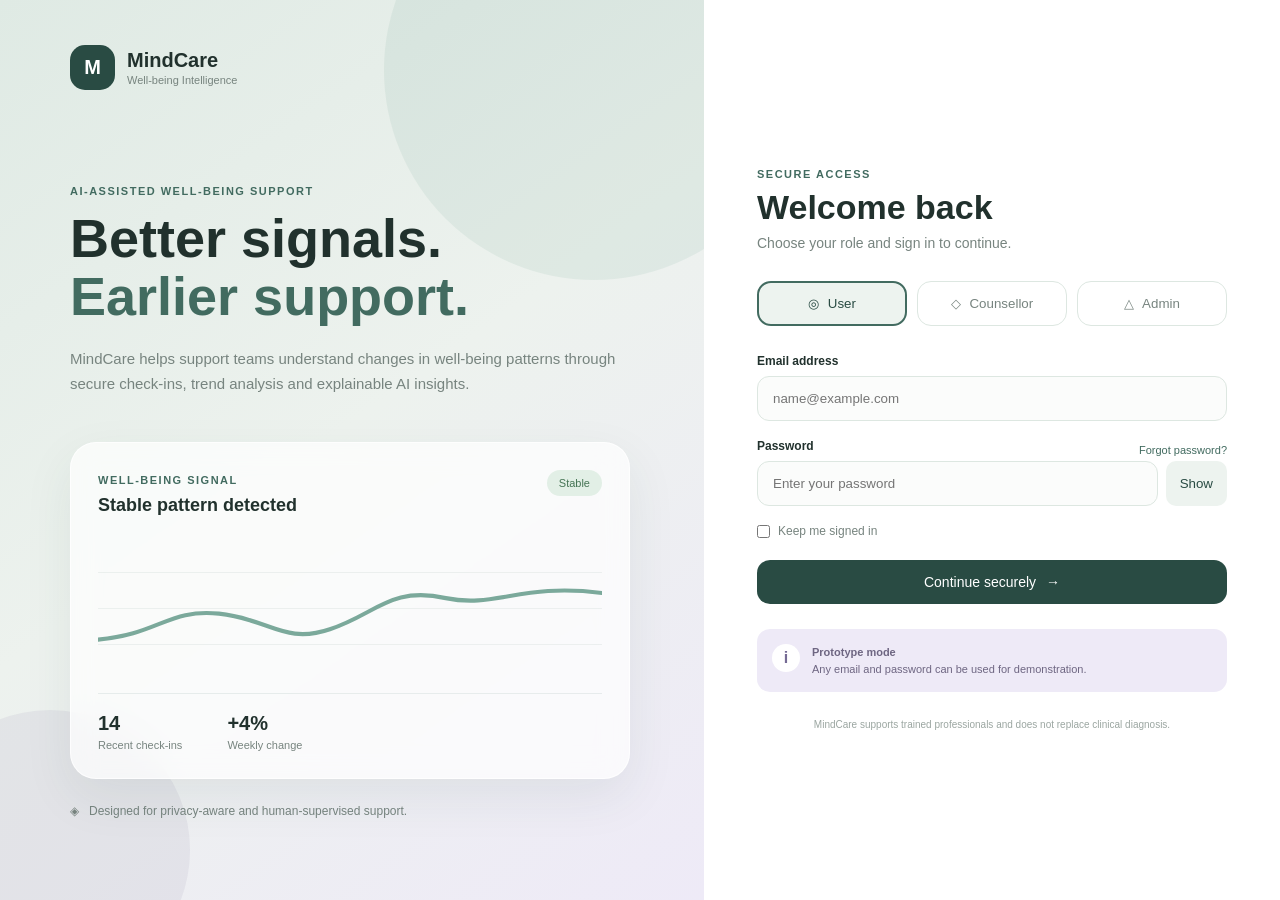
<file: index.html>
<!DOCTYPE html>
<html lang="en">
<head>
  <meta charset="UTF-8">
  <meta name="viewport" content="width=device-width, initial-scale=1.0">
  <title>MindCare - Secure Access</title>

  <link rel="stylesheet" href="style.css">
</head>

<body>

  <div class="page-shell">

    <section class="visual-panel">

      <div class="brand">

        <div class="brand-icon">
          M
        </div>

        <div>
          <h2>MindCare</h2>
          <span>Well-being Intelligence</span>
        </div>

      </div>


      <div class="visual-content">

        <p class="eyebrow">
          AI-ASSISTED WELL-BEING SUPPORT
        </p>

        <h1>
          Better signals.
          <span>Earlier support.</span>
        </h1>

        <p class="description">
          MindCare helps support teams understand changes in
          well-being patterns through secure check-ins,
          trend analysis and explainable AI insights.
        </p>


        <div class="signal-card">

          <div class="signal-heading">

            <div>
              <span class="mini-label">
                WELL-BEING SIGNAL
              </span>

              <h3>Stable pattern detected</h3>
            </div>

            <span class="signal-badge">
              Stable
            </span>

          </div>


          <div class="mini-chart">

            <div class="chart-line line-1"></div>
            <div class="chart-line line-2"></div>
            <div class="chart-line line-3"></div>

            <svg
              viewBox="0 0 500 140"
              preserveAspectRatio="none"
            >

              <path
                d="
                  M0,100
                  C60,95 70,70 120,75
                  C170,80 185,105 230,90
                  C275,76 290,48 345,60
                  C395,70 420,45 500,55
                "
              />

            </svg>

          </div>


          <div class="signal-footer">

            <div>
              <strong>14</strong>
              <span>Recent check-ins</span>
            </div>

            <div>
              <strong>+4%</strong>
              <span>Weekly change</span>
            </div>

          </div>

        </div>


        <div class="privacy-note">
          <span>◈</span>

          <p>
            Designed for privacy-aware and human-supervised support.
          </p>
        </div>

      </div>

    </section>


    <section class="login-panel">

      <div class="login-card">

        <p class="small-label">
          SECURE ACCESS
        </p>

        <h2>
          Welcome back
        </h2>

        <p class="subtitle">
          Choose your role and sign in to continue.
        </p>


        <div class="role-selector">

          <button
            class="role-btn active"
            data-role="user"
          >
            <span>◎</span>
            User
          </button>

          <button
            class="role-btn"
            data-role="counsellor"
          >
            <span>◇</span>
            Counsellor
          </button>

          <button
            class="role-btn"
            data-role="admin"
          >
            <span>△</span>
            Admin
          </button>

        </div>


        <form id="loginForm">

          <div class="input-group">

            <label for="email">
              Email address
            </label>

            <input
              type="email"
              id="email"
              placeholder="name@example.com"
              required
            >

          </div>


          <div class="input-group">

            <div class="password-header">

              <label for="password">
                Password
              </label>

              <a href="#">
                Forgot password?
              </a>

            </div>


            <div class="password-wrapper">

              <input
                type="password"
                id="password"
                placeholder="Enter your password"
                required
              >

              <button
                type="button"
                id="togglePassword"
              >
                Show
              </button>

            </div>

          </div>


          <label class="remember-row">

            <input
              type="checkbox"
              id="remember"
            >

            <span>
              Keep me signed in
            </span>

          </label>


          <button
            type="submit"
            class="login-btn"
          >
            Continue securely
            <span>→</span>
          </button>

          <p id="message"></p>

        </form>


        <div class="demo-box">

          <div class="demo-icon">
            i
          </div>

          <p>
            <strong>Prototype mode</strong><br>
            Any email and password can be used for demonstration.
          </p>

        </div>


        <p class="disclaimer">
          MindCare supports trained professionals and does not replace clinical diagnosis.
        </p>

      </div>

    </section>

  </div>


  <script src="script.js"></script>

</body>
</html>
</file>
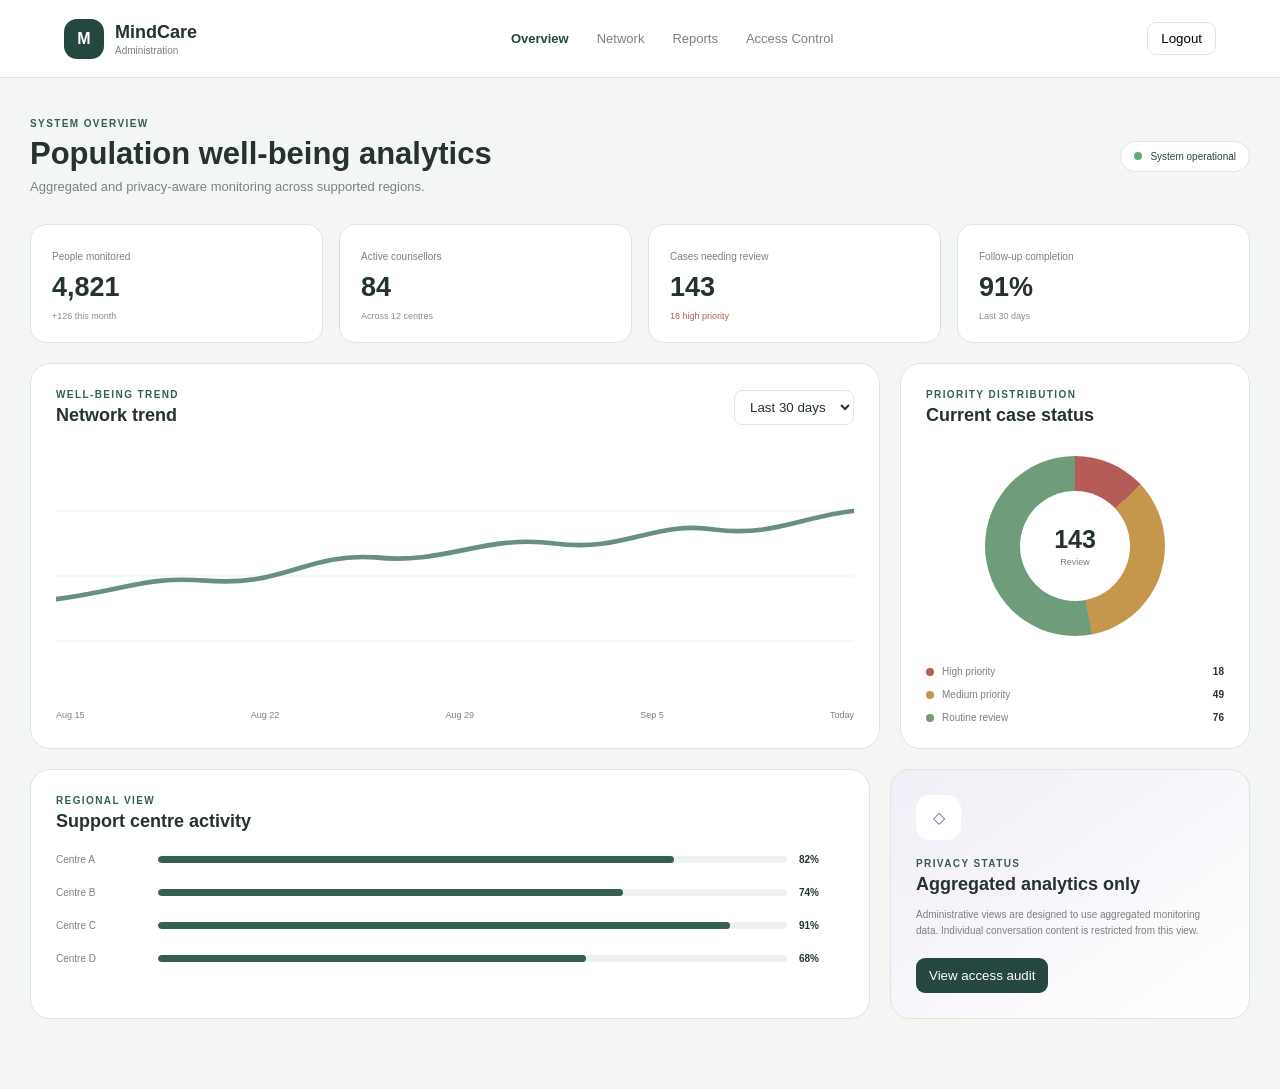
<file: admin.html>
<!DOCTYPE html>
<html lang="en">
<head>

  <meta charset="UTF-8">

  <meta
    name="viewport"
    content="width=device-width, initial-scale=1.0"
  >

  <title>
    MindCare Administration
  </title>

  <link
    rel="stylesheet"
    href="admin.css"
  >

</head>

<body>


  <header class="topbar">

    <div class="brand">

      <div class="brand-icon">
        M
      </div>

      <div>

        <h2>
          MindCare
        </h2>

        <span>
          Administration
        </span>

      </div>

    </div>


    <nav>

      <a href="#" class="active">
        Overview
      </a>

      <a href="#">
        Network
      </a>

      <a href="#">
        Reports
      </a>

      <a href="#">
        Access Control
      </a>

    </nav>


    <button
      onclick="logout()"
      class="logout-btn"
    >
      Logout
    </button>

  </header>


  <main class="container">


    <section class="heading-row">

      <div>

        <p class="eyebrow">
          SYSTEM OVERVIEW
        </p>

        <h1>
          Population well-being analytics
        </h1>

        <p>
          Aggregated and privacy-aware monitoring
          across supported regions.
        </p>

      </div>


      <div class="status-pill">

        <span></span>

        System operational

      </div>

    </section>


    <section class="metrics">

      <div class="metric-card">

        <span>
          People monitored
        </span>

        <strong>
          4,821
        </strong>

        <small>
          +126 this month
        </small>

      </div>


      <div class="metric-card">

        <span>
          Active counsellors
        </span>

        <strong>
          84
        </strong>

        <small>
          Across 12 centres
        </small>

      </div>


      <div class="metric-card">

        <span>
          Cases needing review
        </span>

        <strong>
          143
        </strong>

        <small class="attention">
          18 high priority
        </small>

      </div>


      <div class="metric-card">

        <span>
          Follow-up completion
        </span>

        <strong>
          91%
        </strong>

        <small>
          Last 30 days
        </small>

      </div>

    </section>


    <section class="analytics-grid">


      <div class="large-panel">

        <div class="panel-header">

          <div>

            <p class="small-label">
              WELL-BEING TREND
            </p>

            <h2>
              Network trend
            </h2>

          </div>

          <select>

            <option>
              Last 30 days
            </option>

            <option>
              Last 90 days
            </option>

          </select>

        </div>


        <svg
          class="analytics-chart"
          viewBox="0 0 800 280"
          preserveAspectRatio="none"
        >

          <line
            x1="0"
            y1="70"
            x2="800"
            y2="70"
            class="grid-line"
          />

          <line
            x1="0"
            y1="140"
            x2="800"
            y2="140"
            class="grid-line"
          />

          <line
            x1="0"
            y1="210"
            x2="800"
            y2="210"
            class="grid-line"
          />


          <path
            class="trend-line"
            d="
              M0,165
              C70,155 90,140 150,145
              C230,152 250,115 320,120
              C390,128 430,95 500,105
              C570,115 600,80 660,90
              C720,98 750,75 800,70
            "
          />

        </svg>


        <div class="chart-labels">

          <span>
            Aug 15
          </span>

          <span>
            Aug 22
          </span>

          <span>
            Aug 29
          </span>

          <span>
            Sep 5
          </span>

          <span>
            Today
          </span>

        </div>

      </div>


      <div class="priority-panel">

        <p class="small-label">
          PRIORITY DISTRIBUTION
        </p>

        <h2>
          Current case status
        </h2>


        <div class="donut">

          <div class="donut-center">

            <strong>
              143
            </strong>

            <span>
              Review
            </span>

          </div>

        </div>


        <div class="legend">

          <div>

            <span class="dot high"></span>

            High priority

            <strong>
              18
            </strong>

          </div>


          <div>

            <span class="dot medium"></span>

            Medium priority

            <strong>
              49
            </strong>

          </div>


          <div>

            <span class="dot low"></span>

            Routine review

            <strong>
              76
            </strong>

          </div>

        </div>

      </div>

    </section>


    <section class="bottom-grid">


      <div class="region-panel">

        <div class="panel-header">

          <div>

            <p class="small-label">
              REGIONAL VIEW
            </p>

            <h2>
              Support centre activity
            </h2>

          </div>

        </div>


        <div class="region-row">

          <span>
            Centre A
          </span>

          <div class="progress">

            <div
              style="width:82%"
            ></div>

          </div>

          <strong>
            82%
          </strong>

        </div>


        <div class="region-row">

          <span>
            Centre B
          </span>

          <div class="progress">

            <div
              style="width:74%"
            ></div>

          </div>

          <strong>
            74%
          </strong>

        </div>


        <div class="region-row">

          <span>
            Centre C
          </span>

          <div class="progress">

            <div
              style="width:91%"
            ></div>

          </div>

          <strong>
            91%
          </strong>

        </div>


        <div class="region-row">

          <span>
            Centre D
          </span>

          <div class="progress">

            <div
              style="width:68%"
            ></div>

          </div>

          <strong>
            68%
          </strong>

        </div>

      </div>


      <div class="privacy-panel">

        <div class="privacy-icon">
          ◇
        </div>

        <p class="small-label">
          PRIVACY STATUS
        </p>

        <h2>
          Aggregated analytics only
        </h2>

        <p>
          Administrative views are designed to use
          aggregated monitoring data. Individual
          conversation content is restricted from this view.
        </p>

        <button
          onclick="viewAudit()"
        >
          View access audit
        </button>

      </div>

    </section>


  </main>


  <script src="admin.js"></script>

</body>
</html>
</file>
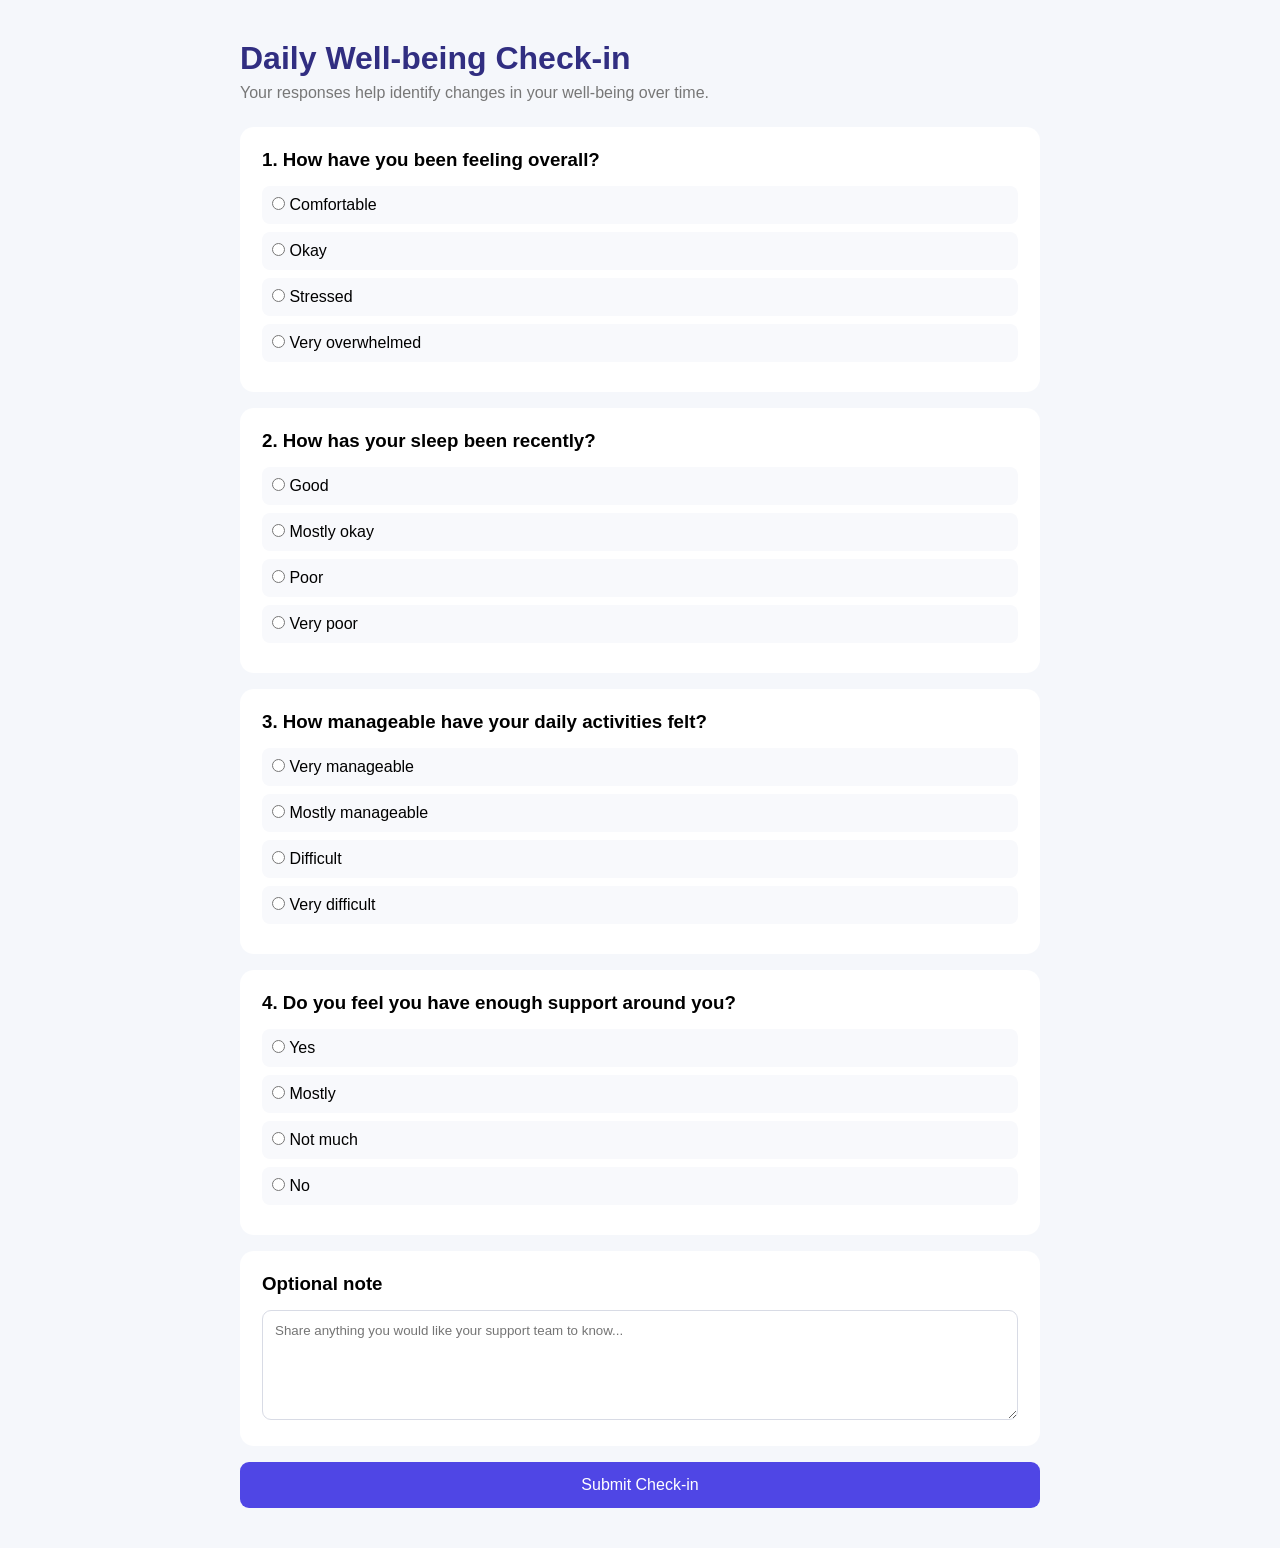
<file: checkin.html>
<!DOCTYPE html>
<html lang="en">
<head>
  <meta charset="UTF-8">
  <meta name="viewport" content="width=device-width, initial-scale=1.0">
  <title>Daily Check-in</title>
  <link rel="stylesheet" href="checkin.css">
</head>
<body>

  <div class="checkin-container">

    <div class="header">
      <h1>Daily Well-being Check-in</h1>
      <p>
        Your responses help identify changes in your well-being over time.
      </p>
    </div>

    <form id="checkinForm">

      <div class="question">

        <h3>1. How have you been feeling overall?</h3>

        <label>
          <input type="radio" name="mood" value="1" required>
          Comfortable
        </label>

        <label>
          <input type="radio" name="mood" value="2">
          Okay
        </label>

        <label>
          <input type="radio" name="mood" value="3">
          Stressed
        </label>

        <label>
          <input type="radio" name="mood" value="4">
          Very overwhelmed
        </label>

      </div>

      <div class="question">

        <h3>2. How has your sleep been recently?</h3>

        <label>
          <input type="radio" name="sleep" value="1" required>
          Good
        </label>

        <label>
          <input type="radio" name="sleep" value="2">
          Mostly okay
        </label>

        <label>
          <input type="radio" name="sleep" value="3">
          Poor
        </label>

        <label>
          <input type="radio" name="sleep" value="4">
          Very poor
        </label>

      </div>

      <div class="question">

        <h3>3. How manageable have your daily activities felt?</h3>

        <label>
          <input type="radio" name="activities" value="1" required>
          Very manageable
        </label>

        <label>
          <input type="radio" name="activities" value="2">
          Mostly manageable
        </label>

        <label>
          <input type="radio" name="activities" value="3">
          Difficult
        </label>

        <label>
          <input type="radio" name="activities" value="4">
          Very difficult
        </label>

      </div>

      <div class="question">

        <h3>4. Do you feel you have enough support around you?</h3>

        <label>
          <input type="radio" name="support" value="1" required>
          Yes
        </label>

        <label>
          <input type="radio" name="support" value="2">
          Mostly
        </label>

        <label>
          <input type="radio" name="support" value="3">
          Not much
        </label>

        <label>
          <input type="radio" name="support" value="4">
          No
        </label>

      </div>

      <div class="question">

        <h3>Optional note</h3>

        <textarea
          id="journal"
          placeholder="Share anything you would like your support team to know..."
        ></textarea>

      </div>

      <button type="submit" class="submit-btn">
        Submit Check-in
      </button>

    </form>

    <div id="resultBox" class="result-box hidden">

      <h2>Check-in Submitted ✓</h2>

      <div id="score"></div>

      <p id="riskLevel"></p>

      <div class="explanation">

        <h3>Why this result?</h3>

        <p id="explanationText"></p>

      </div>

      <button onclick="goDashboard()">
        Back to Dashboard
      </button>

    </div>

  </div>

  <script src="checkin.js"></script>
</body>
</html>
</file>
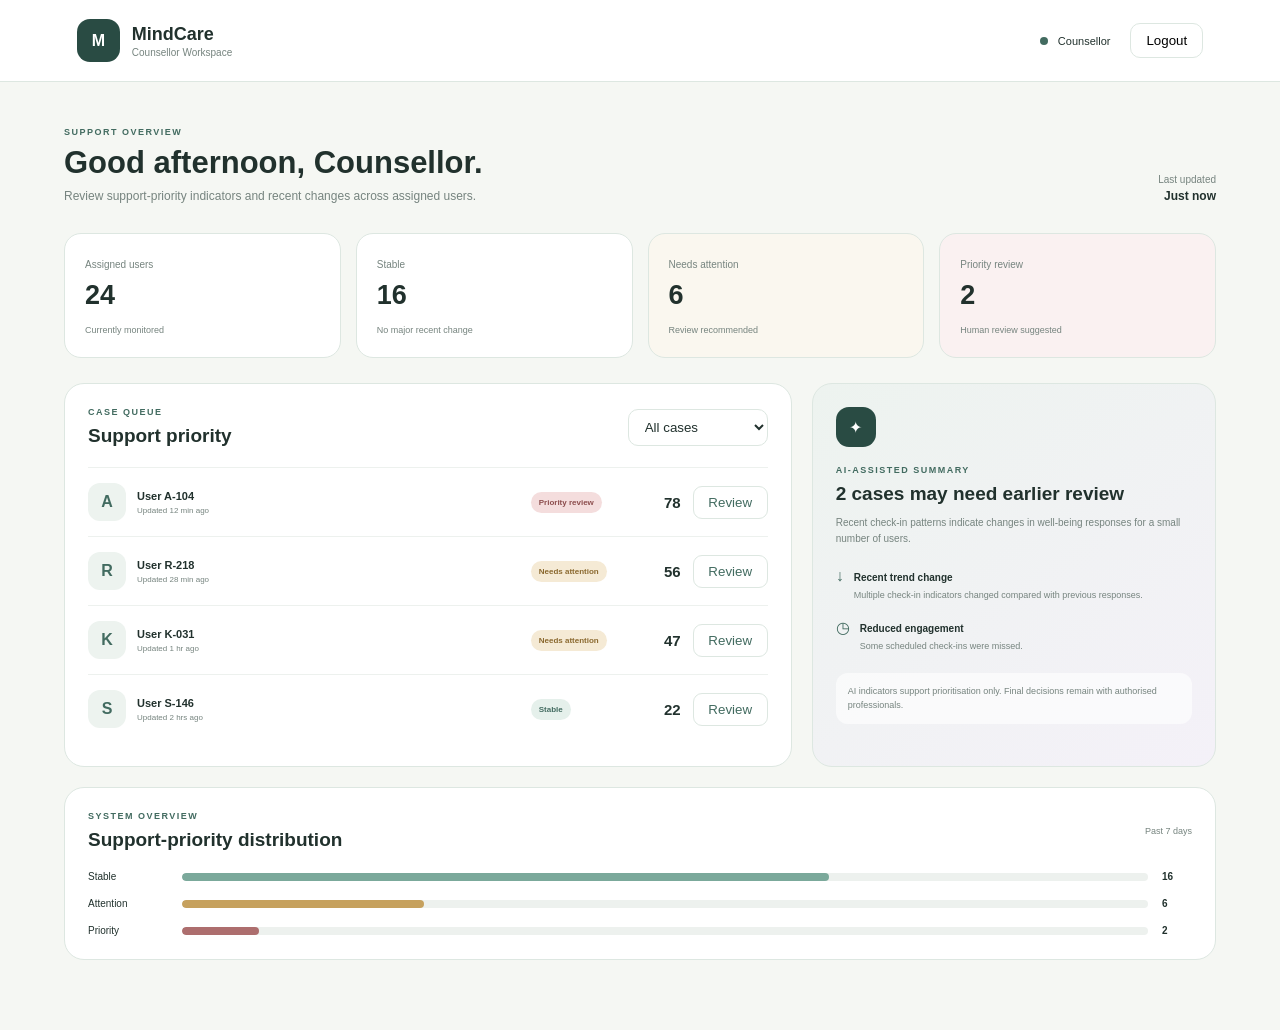
<file: counsellor.html>
<!DOCTYPE html>
<html lang="en">
<head>
  <meta charset="UTF-8">
  <meta name="viewport" content="width=device-width, initial-scale=1.0">

  <title>MindCare | Counsellor</title>

  <link rel="stylesheet" href="counsellor.css">
</head>

<body>

<header class="topbar">

  <div class="brand">
    <div class="brand-logo">M</div>

    <div>
      <h2>MindCare</h2>
      <p>Counsellor Workspace</p>
    </div>
  </div>

  <div class="header-right">

    <div class="status">
      <span></span>
      Counsellor
    </div>

    <button onclick="logout()">Logout</button>

  </div>

</header>


<main class="container">

  <!-- INTRO -->

  <section class="welcome">

    <div>
      <p class="eyebrow">SUPPORT OVERVIEW</p>

      <h1>Good afternoon, Counsellor.</h1>

      <p>
        Review support-priority indicators and recent
        changes across assigned users.
      </p>
    </div>

    <div class="updated">
      Last updated
      <strong>Just now</strong>
    </div>

  </section>


  <!-- STATS -->

  <section class="stats">

    <div class="stat-card">
      <span>Assigned users</span>
      <strong>24</strong>
      <small>Currently monitored</small>
    </div>

    <div class="stat-card">
      <span>Stable</span>
      <strong>16</strong>
      <small>No major recent change</small>
    </div>

    <div class="stat-card attention">
      <span>Needs attention</span>
      <strong>6</strong>
      <small>Review recommended</small>
    </div>

    <div class="stat-card priority">
      <span>Priority review</span>
      <strong>2</strong>
      <small>Human review suggested</small>
    </div>

  </section>


  <!-- MAIN GRID -->

  <section class="dashboard-grid">

    <!-- CASE QUEUE -->

    <div class="panel case-panel">

      <div class="panel-header">

        <div>
          <p class="eyebrow">CASE QUEUE</p>
          <h2>Support priority</h2>
        </div>

        <select id="priorityFilter">
          <option value="all">All cases</option>
          <option value="priority">Priority</option>
          <option value="attention">Needs attention</option>
          <option value="stable">Stable</option>
        </select>

      </div>


      <div class="case-list" id="caseList">

        <div class="case-item" data-level="priority">

          <div class="person">
            <div class="avatar">A</div>

            <div>
              <strong>User A-104</strong>
              <span>Updated 12 min ago</span>
            </div>
          </div>

          <div class="case-info">
            <span class="badge priority-badge">
              Priority review
            </span>

            <strong>78</strong>
          </div>

          <button onclick="openCase('A-104', 78, 'Priority Review')">
            Review
          </button>

        </div>


        <div class="case-item" data-level="attention">

          <div class="person">
            <div class="avatar">R</div>

            <div>
              <strong>User R-218</strong>
              <span>Updated 28 min ago</span>
            </div>
          </div>

          <div class="case-info">
            <span class="badge attention-badge">
              Needs attention
            </span>

            <strong>56</strong>
          </div>

          <button onclick="openCase('R-218', 56, 'Needs Attention')">
            Review
          </button>

        </div>


        <div class="case-item" data-level="attention">

          <div class="person">
            <div class="avatar">K</div>

            <div>
              <strong>User K-031</strong>
              <span>Updated 1 hr ago</span>
            </div>
          </div>

          <div class="case-info">
            <span class="badge attention-badge">
              Needs attention
            </span>

            <strong>47</strong>
          </div>

          <button onclick="openCase('K-031', 47, 'Needs Attention')">
            Review
          </button>

        </div>


        <div class="case-item" data-level="stable">

          <div class="person">
            <div class="avatar">S</div>

            <div>
              <strong>User S-146</strong>
              <span>Updated 2 hrs ago</span>
            </div>
          </div>

          <div class="case-info">
            <span class="badge stable-badge">
              Stable
            </span>

            <strong>22</strong>
          </div>

          <button onclick="openCase('S-146', 22, 'Stable')">
            Review
          </button>

        </div>

      </div>

    </div>


    <!-- AI SUMMARY -->

    <aside class="panel ai-panel">

      <div class="ai-icon">✦</div>

      <p class="eyebrow">AI-ASSISTED SUMMARY</p>

      <h2>2 cases may need earlier review</h2>

      <p>
        Recent check-in patterns indicate changes in
        well-being responses for a small number of users.
      </p>

      <div class="signal">
        <span>↓</span>

        <div>
          <strong>Recent trend change</strong>
          <p>
            Multiple check-in indicators changed
            compared with previous responses.
          </p>
        </div>
      </div>

      <div class="signal">
        <span>◷</span>

        <div>
          <strong>Reduced engagement</strong>
          <p>
            Some scheduled check-ins were missed.
          </p>
        </div>
      </div>

      <div class="human-note">
        AI indicators support prioritisation only.
        Final decisions remain with authorised professionals.
      </div>

    </aside>

  </section>


  <!-- TREND -->

  <section class="panel trend-panel">

    <div class="panel-header">

      <div>
        <p class="eyebrow">SYSTEM OVERVIEW</p>
        <h2>Support-priority distribution</h2>
      </div>

      <span class="period">Past 7 days</span>

    </div>


    <div class="bars">

      <div class="bar-row">

        <span>Stable</span>

        <div class="bar-track">
          <div class="bar stable-bar" style="width:67%"></div>
        </div>

        <strong>16</strong>

      </div>


      <div class="bar-row">

        <span>Attention</span>

        <div class="bar-track">
          <div class="bar attention-bar" style="width:25%"></div>
        </div>

        <strong>6</strong>

      </div>


      <div class="bar-row">

        <span>Priority</span>

        <div class="bar-track">
          <div class="bar priority-bar" style="width:8%"></div>
        </div>

        <strong>2</strong>

      </div>

    </div>

  </section>

</main>


<!-- CASE MODAL -->

<div class="modal" id="caseModal">

  <div class="modal-box">

    <button class="close" onclick="closeCase()">×</button>

    <p class="eyebrow">CASE REVIEW</p>

    <h2 id="modalUser">User</h2>

    <div class="risk-box">

      <div>
        <span>Support indicator</span>
        <strong id="modalScore">--</strong>
      </div>

      <span class="modal-badge" id="modalStatus">
        --
      </span>

    </div>

    <h3>Explainable indicators</h3>

    <ul>
      <li>Recent self-reported well-being responses</li>
      <li>Changes compared with previous check-ins</li>
      <li>Check-in consistency and engagement pattern</li>
    </ul>

    <div class="action-box">

      <strong>Suggested next step</strong>

      <p>
        Review the case context and determine whether
        follow-up support is appropriate.
      </p>

    </div>

    <button class="primary-btn" onclick="markReviewed()">
      Mark as reviewed
    </button>

  </div>

</div>


<script src="counsellor.js"></script>

</body>
</html>
</file>
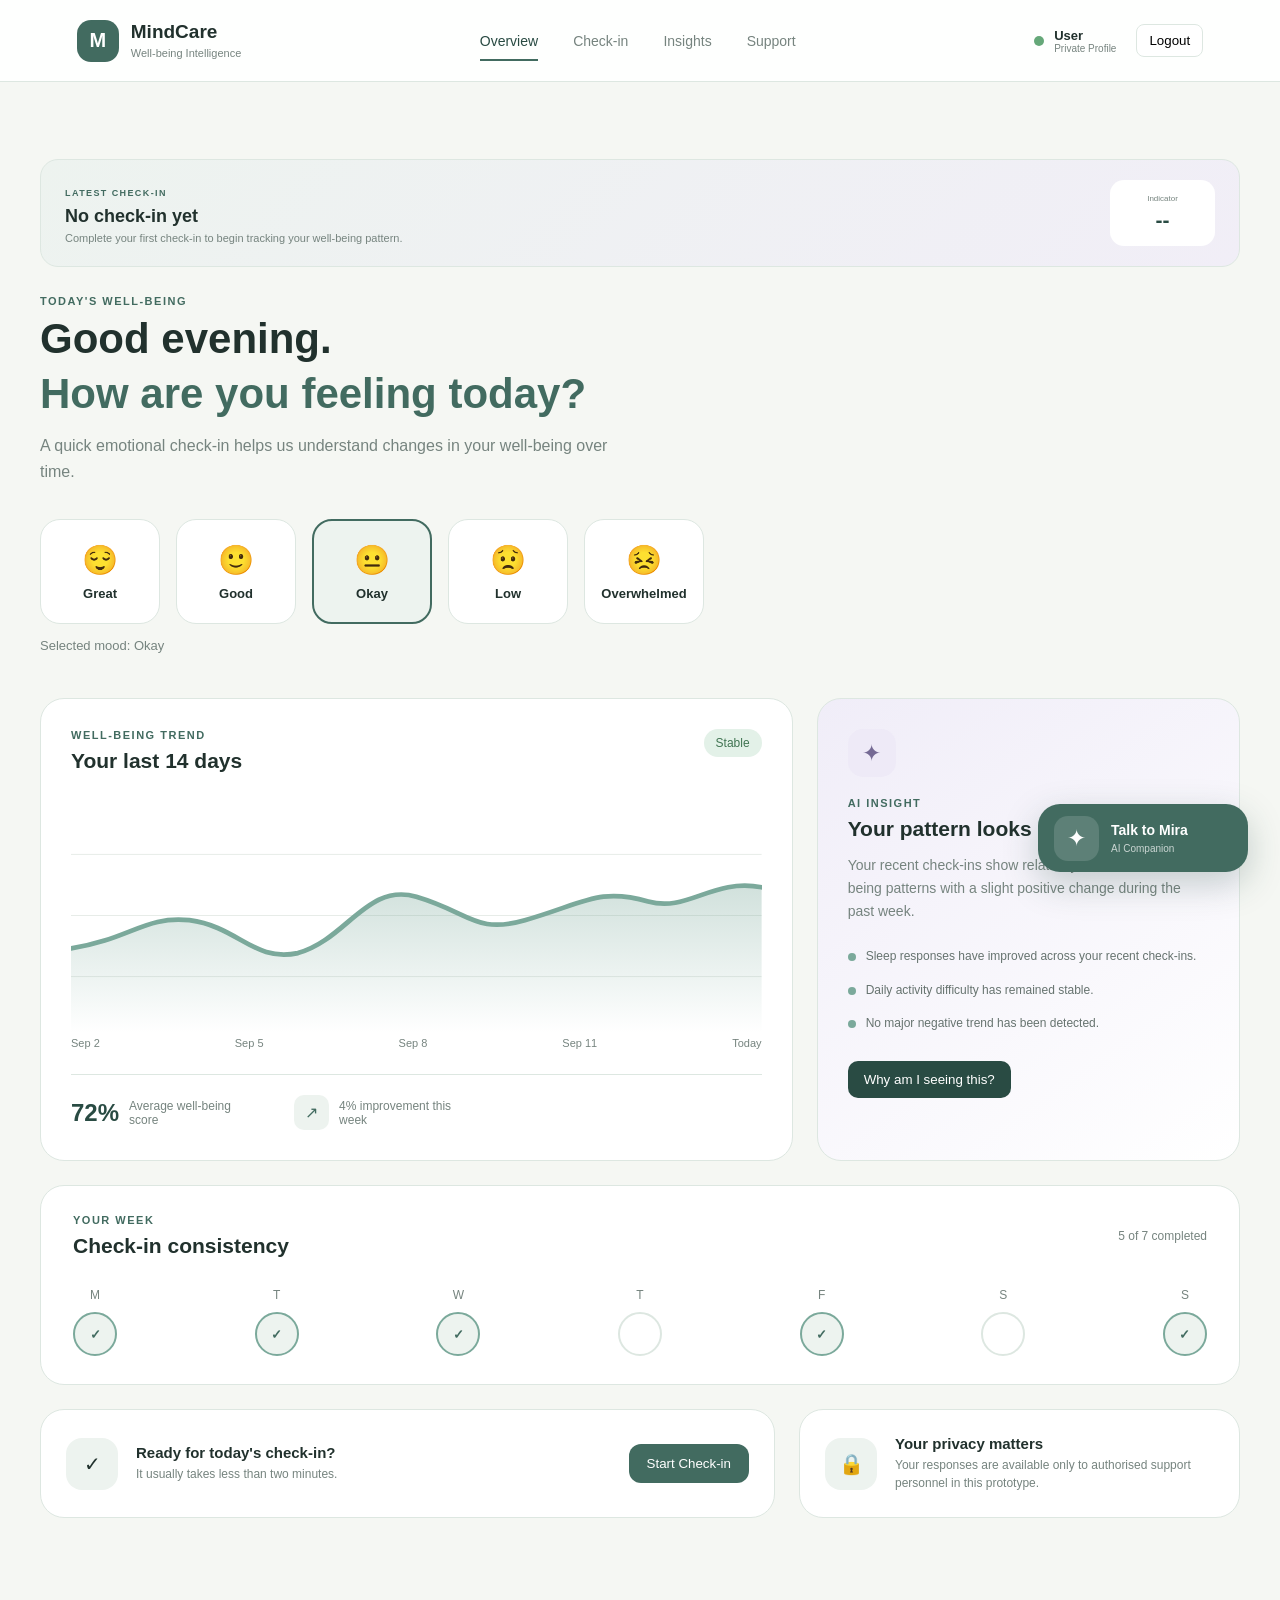
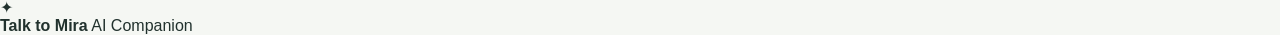
<file: dashboard.html>
<!DOCTYPE html>
<html lang="en">
<head>
  <meta charset="UTF-8">
  <meta name="viewport" content="width=device-width, initial-scale=1.0">
  <title>MindCare Dashboard</title>
  <link rel="stylesheet" href="dashboard.css">
</head>

<body>

  <header class="topbar">

    <div class="brand">
      <div class="brand-icon">M</div>

      <div>
        <h2>MindCare</h2>
        <span>Well-being Intelligence</span>
      </div>
    </div>

    <nav>
      <a href="#" class="active">Overview</a>
      <a href="checkin.html">Check-in</a>
      <a href="#">Insights</a>
      <a href="#">Support</a>
    </nav>

    <div class="profile-area">
      <div class="status-dot"></div>

      <div class="profile-text">
        <strong>User</strong>
        <span>Private Profile</span>
      </div>

      <button onclick="logout()">Logout</button>
    </div>

  </header>


  <main class="page-container">

    <section class="hero-section">
      <div class="live-checkin-card">

  <div>

    <span class="live-label">
      LATEST CHECK-IN
    </span>

    <h3 id="latestStatus">
      No check-in yet
    </h3>

    <p id="dynamicInsight">
      Complete your first check-in to begin tracking your well-being pattern.
    </p>

  </div>


  <div class="live-score">

    <span>
      Indicator
    </span>

    <strong id="latestScore">
      --
    </strong>

  </div>

</div>

      <div class="hero-text">

        <p class="eyebrow">TODAY'S WELL-BEING</p>

        <h1>
          Good evening.
          <span>How are you feeling today?</span>
        </h1>

        <p class="hero-description">
          A quick emotional check-in helps us understand changes
          in your well-being over time.
        </p>

      </div>


      <div class="mood-selector">

        <button class="mood-btn" data-mood="Great">
          <span class="emoji">😌</span>
          <span>Great</span>
        </button>

        <button class="mood-btn" data-mood="Good">
          <span class="emoji">🙂</span>
          <span>Good</span>
        </button>

        <button class="mood-btn active" data-mood="Okay">
          <span class="emoji">😐</span>
          <span>Okay</span>
        </button>

        <button class="mood-btn" data-mood="Low">
          <span class="emoji">😟</span>
          <span>Low</span>
        </button>

        <button class="mood-btn" data-mood="Overwhelmed">
          <span class="emoji">😣</span>
          <span>Overwhelmed</span>
        </button>

      </div>

      <p id="moodMessage">
        Selected mood: Okay
      </p>

    </section>


    <section class="main-grid">

      <div class="trend-card">

        <div class="card-heading">

          <div>
            <p class="small-label">WELL-BEING TREND</p>
            <h2>Your last 14 days</h2>
          </div>

          <span class="stable-tag">Stable</span>

        </div>


        <div class="chart-wrapper">

          <svg
            class="trend-chart"
            viewBox="0 0 700 250"
            preserveAspectRatio="none"
          >

            <defs>
              <linearGradient
                id="areaGradient"
                x1="0"
                y1="0"
                x2="0"
                y2="1"
              >
                <stop
                  offset="0%"
                  stop-color="#7ba99b"
                  stop-opacity="0.35"
                />

                <stop
                  offset="100%"
                  stop-color="#7ba99b"
                  stop-opacity="0"
                />
              </linearGradient>
            </defs>


            <line
              x1="0"
              y1="60"
              x2="700"
              y2="60"
              class="grid-line"
            />

            <line
              x1="0"
              y1="125"
              x2="700"
              y2="125"
              class="grid-line"
            />

            <line
              x1="0"
              y1="190"
              x2="700"
              y2="190"
              class="grid-line"
            />


            <path
              class="area"
              d="
                M0,160
                C60,150 75,125 120,130
                C170,137 185,175 230,165
                C280,150 300,90 350,105
                C405,122 410,145 460,130
                C520,112 535,95 585,110
                C625,122 650,85 700,95
                L700,250
                L0,250 Z
              "
            />


            <path
              class="trend-line"
              d="
                M0,160
                C60,150 75,125 120,130
                C170,137 185,175 230,165
                C280,150 300,90 350,105
                C405,122 410,145 460,130
                C520,112 535,95 585,110
                C625,122 650,85 700,95
              "
            />

          </svg>


          <div class="chart-labels">
            <span>Sep 2</span>
            <span>Sep 5</span>
            <span>Sep 8</span>
            <span>Sep 11</span>
            <span>Today</span>
          </div>

        </div>


        <div class="trend-footer">

          <div>
            <span class="trend-number">72%</span>
            <p>Average well-being score</p>
          </div>

          <div>
            <span class="trend-arrow">↗</span>
            <p>4% improvement this week</p>
          </div>

        </div>

      </div>


      <div class="ai-card">

        <div class="ai-icon">✦</div>

        <p class="small-label">AI INSIGHT</p>

        <h2>Your pattern looks stable</h2>

        <p class="ai-text">
          Your recent check-ins show relatively consistent
          well-being patterns with a slight positive change
          during the past week.
        </p>

        <div class="insight-list">

          <div>
            <span class="insight-dot"></span>

            <p>
              Sleep responses have improved across your recent check-ins.
            </p>
          </div>

          <div>
            <span class="insight-dot"></span>

            <p>
              Daily activity difficulty has remained stable.
            </p>
          </div>

          <div>
            <span class="insight-dot"></span>

            <p>
              No major negative trend has been detected.
            </p>
          </div>

        </div>

        <button
          class="why-btn"
          onclick="showExplanation()"
        >
          Why am I seeing this?
        </button>

      </div>

    </section>


    <section class="week-card">

      <div class="week-heading">

        <div>
          <p class="small-label">YOUR WEEK</p>
          <h2>Check-in consistency</h2>
        </div>

        <span>5 of 7 completed</span>

      </div>


      <div class="week-days">

        <div class="day complete">
          <span>M</span>
          <div class="day-circle">✓</div>
        </div>

        <div class="day complete">
          <span>T</span>
          <div class="day-circle">✓</div>
        </div>

        <div class="day complete">
          <span>W</span>
          <div class="day-circle">✓</div>
        </div>

        <div class="day">
          <span>T</span>
          <div class="day-circle"></div>
        </div>

        <div class="day complete">
          <span>F</span>
          <div class="day-circle">✓</div>
        </div>

        <div class="day">
          <span>S</span>
          <div class="day-circle"></div>
        </div>

        <div class="day complete">
          <span>S</span>
          <div class="day-circle">✓</div>
        </div>

      </div>

    </section>


    <section class="bottom-grid">

      <div class="action-card">

        <div class="action-icon">
          ✓
        </div>

        <div>
          <h3>Ready for today's check-in?</h3>

          <p>
            It usually takes less than two minutes.
          </p>
        </div>

        <button onclick="startCheckin()">
          Start Check-in
        </button>

      </div>


      <div class="privacy-card">

        <div class="privacy-icon">
          🔒
        </div>

        <div>

          <h3>Your privacy matters</h3>

          <p>
            Your responses are available only to authorised
            support personnel in this prototype.
          </p>

        </div>

      </div>

    </section>

  </main>
  <!-- ========================= -->
<!-- MIRA AI COMPANION -->
<!-- ========================= -->

<button
  class="mira-fab"
  id="miraFab"
  type="button"
  onclick="toggleMiraChat()"
>
  <span class="mira-fab-icon">✦</span>

  <span>
    <strong>Talk to Mira</strong>
    <small>AI Companion</small>
  </span>
</button>
  <span class="mira-spark">✦</span>

  <div>
    <strong>Talk to Mira</strong>
    <span>AI Companion</span>
  </div>
</button>


<div
  class="mira-chat"
  id="miraChat"
>

  <div class="mira-header">

    <div class="mira-profile">

      <div class="mira-avatar">
        ✦
      </div>

      <div>

        <div class="mira-name-row">
          <h3>Mira</h3>
          <span>AI</span>
        </div>

        <p>
          Your support companion
        </p>

      </div>

    </div>


    <button
      class="mira-close"
      onclick="toggleMiraChat()"
    >
      ×
    </button>

  </div>


  <div class="mira-safety-note">

    <span>◇</span>

    Mira can listen and offer general support,
    but she isn't a therapist or a replacement
    for professional care.

  </div>


  <div
    class="mira-messages"
    id="miraMessages"
  >

    <div class="message-row bot-row">

      <div class="mini-mira-avatar">
        ✦
      </div>

      <div class="message bot-message">

        <p>
          Hey 👋 I'm Mira.
        </p>

        <p>
          How has your day been?
        </p>

        <span class="message-time">
          Just now
        </span>

      </div>

    </div>

  </div>


  <div
    class="quick-replies"
    id="quickReplies"
  >

    <button
      onclick="quickReply('I had a good day')"
    >
      Pretty good
    </button>

    <button
      onclick="quickReply('Today was stressful')"
    >
      Stressful day
    </button>

    <button
      onclick="quickReply('I just want to talk')"
    >
      Just want to talk
    </button>

  </div>


  <div class="typing-area">

    <textarea
      id="miraInput"
      placeholder="Talk to Mira..."
      rows="1"
    ></textarea>

    <button
      class="send-btn"
      onclick="sendMiraMessage()"
    >
      ➜
    </button>

  </div>


  <div class="mira-footer">
    AI-generated support • Human help remains available
  </div>

</div>


  <div
    id="explanationModal"
    class="modal"
  >

    <div class="modal-content">

      <button
        class="close-modal"
        onclick="closeExplanation()"
      >
        ×
      </button>

      <p class="small-label">
        EXPLAINABLE AI
      </p>

      <h2>Why this insight was generated</h2>

      <p>
        MindCare combines recent questionnaire responses,
        check-in consistency and changes across previous
        well-being scores.
      </p>

      <div class="modal-reason">
        ✓ Sleep trend improved
      </div>

      <div class="modal-reason">
        ✓ Mood responses remained consistent
      </div>

      <div class="modal-reason">
        ✓ No major decline detected
      </div>

      <p class="disclaimer">
        This indicator supports human review and is not a medical diagnosis.
      </p>

    </div>

  </div>


  <script src="dashboard.js"></script>
</body>
</html>
<script src="dashboard.js"></script>
</file>
<file: style.css>
* {
  margin: 0;
  padding: 0;
  box-sizing: border-box;

  font-family:
    Inter,
    Arial,
    sans-serif;
}


:root {

  --bg: #f5f7f3;

  --surface: #ffffff;

  --surface-soft: #edf3ef;

  --primary: #426b60;

  --primary-dark: #294b43;

  --primary-light: #7ba99b;

  --lavender: #eeeaf7;

  --lavender-dark: #756a94;

  --text: #21312d;

  --muted: #77847f;

  --border: #dde7e1;

}


body {
  min-height: 100vh;

  background: var(--bg);

  color: var(--text);
}


.page-shell {

  min-height: 100vh;

  display: grid;

  grid-template-columns:
    1.1fr
    0.9fr;

}


/* ========================== */
/* LEFT VISUAL PANEL */
/* ========================== */

.visual-panel {

  position: relative;

  padding:
    45px
    70px;

  background:
    linear-gradient(
      145deg,
      #dfeae4 0%,
      #edf2ee 48%,
      #eeeaf7 100%
    );

  overflow: hidden;

}


.visual-panel::before {

  content: "";

  position: absolute;

  width: 420px;
  height: 420px;

  border-radius: 50%;

  background:
    rgba(123,169,155,0.13);

  top: -140px;
  right: -100px;

}


.visual-panel::after {

  content: "";

  position: absolute;

  width: 280px;
  height: 280px;

  border-radius: 50%;

  background:
    rgba(117,106,148,0.09);

  bottom: -90px;
  left: -90px;

}


.brand {

  position: relative;

  z-index: 2;

  display: flex;

  align-items: center;

  gap: 12px;

}


.brand-icon {

  width: 45px;
  height: 45px;

  border-radius: 15px;

  display: flex;

  align-items: center;

  justify-content: center;

  background: var(--primary-dark);

  color: white;

  font-size: 20px;

  font-weight: 700;

}


.brand h2 {

  font-size: 20px;

}


.brand span {

  display: block;

  margin-top: 2px;

  color: var(--muted);

  font-size: 11px;

}


.visual-content {

  position: relative;

  z-index: 2;

  max-width: 650px;

  margin-top: 95px;

}


.eyebrow,
.small-label,
.mini-label {

  color: var(--primary);

  font-size: 11px;

  font-weight: 700;

  letter-spacing: 1.5px;

}


.visual-content h1 {

  margin-top: 12px;

  font-size: 54px;

  line-height: 1.08;

  font-weight: 600;

}


.visual-content h1 span {

  display: block;

  color: var(--primary);

}


.description {

  margin-top: 20px;

  max-width: 560px;

  color: var(--muted);

  line-height: 1.7;

  font-size: 15px;

}


/* ========================== */
/* SIGNAL CARD */
/* ========================== */

.signal-card {

  margin-top: 45px;

  max-width: 560px;

  padding: 27px;

  border-radius: 26px;

  background:
    rgba(255,255,255,0.7);

  backdrop-filter:
    blur(14px);

  border:
    1px solid
    rgba(255,255,255,0.75);

  box-shadow:
    0 18px 50px
    rgba(39,74,65,0.08);

}


.signal-heading {

  display: flex;

  align-items: start;

  justify-content: space-between;

}


.signal-heading h3 {

  margin-top: 7px;

  font-size: 18px;

}


.signal-badge {

  padding:
    7px
    12px;

  border-radius: 30px;

  background: #e2efe6;

  color: #457454;

  font-size: 11px;

}


.mini-chart {

  position: relative;

  height: 145px;

  margin-top: 20px;

}


.chart-line {

  position: absolute;

  left: 0;

  width: 100%;

  height: 1px;

  background:
    rgba(66,107,96,0.08);

}


.line-1 {
  top: 25%;
}

.line-2 {
  top: 50%;
}

.line-3 {
  top: 75%;
}


.mini-chart svg {

  position: absolute;

  width: 100%;
  height: 100%;

}


.mini-chart path {

  fill: none;

  stroke: var(--primary-light);

  stroke-width: 4;

  stroke-linecap: round;

}


.signal-footer {

  display: flex;

  gap: 45px;

  margin-top: 12px;

  padding-top: 18px;

  border-top:
    1px solid
    rgba(66,107,96,0.1);

}


.signal-footer div {

  display: flex;

  flex-direction: column;

  gap: 4px;

}


.signal-footer strong {

  font-size: 20px;

}


.signal-footer span {

  color: var(--muted);

  font-size: 11px;

}


.privacy-note {

  margin-top: 25px;

  display: flex;

  align-items: center;

  gap: 10px;

  color: var(--muted);

  font-size: 12px;

}


/* ========================== */
/* LOGIN SIDE */
/* ========================== */

.login-panel {

  display: flex;

  align-items: center;

  justify-content: center;

  padding: 45px;

  background: white;

}


.login-card {

  width: 100%;

  max-width: 470px;

}


.login-card h2 {

  margin-top: 8px;

  font-size: 34px;

  font-weight: 600;

}


.subtitle {

  margin-top: 8px;

  color: var(--muted);

  font-size: 14px;

}


/* ========================== */
/* ROLES */
/* ========================== */

.role-selector {

  display: grid;

  grid-template-columns:
    repeat(3,1fr);

  gap: 10px;

  margin-top: 30px;

}


.role-btn {

  border:
    1px solid
    var(--border);

  border-radius: 14px;

  background: white;

  padding:
    13px
    8px;

  cursor: pointer;

  color: var(--muted);

  transition: 0.2s;

}


.role-btn span {

  margin-right: 5px;

}


.role-btn:hover {

  border-color:
    var(--primary-light);

}


.role-btn.active {

  color: var(--primary-dark);

  background: var(--surface-soft);

  border:
    2px solid
    var(--primary);

}


/* ========================== */
/* FORM */
/* ========================== */

form {

  margin-top: 28px;

}


.input-group {

  margin-bottom: 18px;

}


.input-group label {

  display: block;

  margin-bottom: 8px;

  font-size: 12px;

  font-weight: 600;

}


input[type="email"],
input[type="password"] {

  width: 100%;

  padding:
    14px
    15px;

  border:
    1px solid
    var(--border);

  border-radius: 12px;

  outline: none;

  background: #fbfcfb;

  color: var(--text);

}


input:focus {

  border-color:
    var(--primary-light);

  box-shadow:
    0 0 0
    3px
    rgba(123,169,155,0.12);

}


.password-header {

  display: flex;

  justify-content: space-between;

  align-items: center;

}


.password-header a {

  color: var(--primary);

  text-decoration: none;

  font-size: 11px;

}


.password-wrapper {

  display: flex;

  gap: 8px;

}


.password-wrapper input {

  flex: 1;

}


#togglePassword {

  border: none;

  padding:
    0
    14px;

  border-radius: 10px;

  background: var(--surface-soft);

  color: var(--primary-dark);

  cursor: pointer;

}


.remember-row {

  display: flex;

  align-items: center;

  gap: 8px;

  color: var(--muted);

  font-size: 12px;

  cursor: pointer;

}


.remember-row input {

  accent-color:
    var(--primary);

}


.login-btn {

  width: 100%;

  margin-top: 22px;

  padding: 14px;

  border: none;

  border-radius: 13px;

  display: flex;

  align-items: center;

  justify-content: center;

  gap: 10px;

  background: var(--primary-dark);

  color: white;

  font-size: 14px;

  cursor: pointer;

  transition: 0.2s;

}


.login-btn:hover {

  transform:
    translateY(-1px);

  box-shadow:
    0 8px 18px
    rgba(41,75,67,0.18);

}


#message {

  margin-top: 12px;

  text-align: center;

  font-size: 12px;

}


/* ========================== */
/* DEMO */
/* ========================== */

.demo-box {

  margin-top: 25px;

  padding: 15px;

  display: flex;

  gap: 12px;

  border-radius: 13px;

  background: var(--lavender);

}


.demo-icon {

  width: 28px;
  height: 28px;

  flex-shrink: 0;

  border-radius: 50%;

  display: flex;

  align-items: center;

  justify-content: center;

  background: white;

  color: var(--lavender-dark);

  font-weight: 700;

}


.demo-box p {

  color: #6e6682;

  font-size: 11px;

  line-height: 1.5;

}


.disclaimer {

  margin-top: 25px;

  text-align: center;

  color: #9ba6a1;

  font-size: 10px;

  line-height: 1.5;

}


/* ========================== */
/* RESPONSIVE */
/* ========================== */

@media(max-width: 1000px) {

  .page-shell {

    grid-template-columns:
      1fr;

  }


  .visual-panel {

    display: none;

  }


  .login-panel {

    min-height: 100vh;

  }

}


@media(max-width: 550px) {

  .login-panel {

    padding:
      30px
      18px;

  }


  .login-card h2 {

    font-size: 29px;

  }


  .role-selector {

    gap: 6px;

  }


  .role-btn {

    font-size: 11px;

  }

}
</file>
<file: admin.css>
* {
  margin: 0;
  padding: 0;
  box-sizing: border-box;

  font-family:
    Inter,
    Arial,
    sans-serif;
}

:root {

  --bg: #f4f6f4;
  --surface: #ffffff;

  --primary: #355f55;
  --primary-dark: #25473f;

  --text: #25332f;
  --muted: #78837f;

  --border: #dee6e1;

  --high: #b65c58;
  --medium: #c4974d;
  --low: #6f9c7b;

}

body {

  background: var(--bg);

  color: var(--text);

}

.topbar {

  height: 78px;

  padding: 0 5%;

  display: flex;

  align-items: center;

  justify-content: space-between;

  background: white;

  border-bottom:
    1px solid
    var(--border);

}

.brand {

  display: flex;

  align-items: center;

  gap: 11px;

}

.brand-icon {

  width: 40px;
  height: 40px;

  display: flex;

  align-items: center;

  justify-content: center;

  border-radius: 13px;

  background:
    var(--primary-dark);

  color: white;

  font-weight: 700;

}

.brand h2 {

  font-size: 18px;

}

.brand span {

  display: block;

  margin-top: 2px;

  color: var(--muted);

  font-size: 10px;

}

nav {

  display: flex;

  gap: 28px;

}

nav a {

  text-decoration: none;

  color: var(--muted);

  font-size: 13px;

}

nav a.active {

  color:
    var(--primary-dark);

  font-weight: 600;

}

.logout-btn {

  padding: 8px 13px;

  border:
    1px solid
    var(--border);

  border-radius: 9px;

  background: white;

  cursor: pointer;

}

.container {

  max-width: 1350px;

  margin: auto;

  padding:
    40px
    30px
    70px;

}

.heading-row {

  display: flex;

  justify-content: space-between;

  align-items: center;

}

.eyebrow,
.small-label {

  color: var(--primary);

  font-size: 10px;

  font-weight: 700;

  letter-spacing: 1.4px;

}

.heading-row h1 {

  margin-top: 7px;

  font-size: 31px;

}

.heading-row p:last-child {

  margin-top: 7px;

  color: var(--muted);

  font-size: 13px;

}

.status-pill {

  display: flex;

  align-items: center;

  gap: 8px;

  padding:
    9px
    13px;

  background: white;

  border:
    1px solid
    var(--border);

  border-radius: 30px;

  color:
    var(--primary-dark);

  font-size: 10px;

}

.status-pill span {

  width: 8px;
  height: 8px;

  border-radius: 50%;

  background: #65a879;

}

.metrics {

  display: grid;

  grid-template-columns:
    repeat(4,1fr);

  gap: 16px;

  margin-top: 30px;

}

.metric-card {

  padding: 21px;

  background: white;

  border:
    1px solid
    var(--border);

  border-radius: 16px;

}

.metric-card > span {

  color: var(--muted);

  font-size: 10px;

}

.metric-card strong {

  display: block;

  margin-top: 8px;

  font-size: 27px;

}

.metric-card small {

  display: block;

  margin-top: 8px;

  color: #85908b;

  font-size: 9px;

}

.metric-card small.attention {

  color: var(--high);

}

.analytics-grid {

  display: grid;

  grid-template-columns:
    1.7fr
    0.7fr;

  gap: 20px;

  margin-top: 20px;

}

.large-panel,
.priority-panel,
.region-panel,
.privacy-panel {

  background: white;

  border:
    1px solid
    var(--border);

  border-radius: 20px;

  padding: 25px;

}

.panel-header {

  display: flex;

  justify-content: space-between;

  align-items: center;

}

.panel-header h2,
.priority-panel h2,
.privacy-panel h2 {

  margin-top: 5px;

  font-size: 18px;

}

select {

  padding:
    8px
    11px;

  border:
    1px solid
    var(--border);

  border-radius: 8px;

  background: white;

  color: var(--text);

}

.analytics-chart {

  width: 100%;

  height: 260px;

  margin-top: 20px;

}

.grid-line {

  stroke: #edf0ee;

  stroke-width: 1;

}

.trend-line {

  fill: none;

  stroke: #678f84;

  stroke-width: 5;

  stroke-linecap: round;

}

.chart-labels {

  display: flex;

  justify-content: space-between;

  color: var(--muted);

  font-size: 9px;

}

.donut {

  width: 180px;
  height: 180px;

  margin:
    30px
    auto;

  border-radius: 50%;

  background:
    conic-gradient(
      var(--high) 0 13%,
      var(--medium) 13% 47%,
      var(--low) 47% 100%
    );

  position: relative;

}

.donut::after {

  content: "";

  position: absolute;

  inset: 35px;

  border-radius: 50%;

  background: white;

}

.donut-center {

  position: absolute;

  inset: 0;

  z-index: 2;

  display: flex;

  flex-direction: column;

  align-items: center;

  justify-content: center;

}

.donut-center strong {

  font-size: 25px;

}

.donut-center span {

  color: var(--muted);

  margin-top: 3px;

  font-size: 9px;

}

.legend {

  margin-top: 10px;

}

.legend div {

  display: flex;

  align-items: center;

  gap: 8px;

  margin-top: 12px;

  color: var(--muted);

  font-size: 10px;

}

.legend strong {

  margin-left: auto;

  color: var(--text);

}

.dot {

  width: 8px;
  height: 8px;

  border-radius: 50%;

}

.dot.high {
  background: var(--high);
}

.dot.medium {
  background: var(--medium);
}

.dot.low {
  background: var(--low);
}

.bottom-grid {

  display: grid;

  grid-template-columns:
    1.4fr
    0.6fr;

  gap: 20px;

  margin-top: 20px;

}

.region-row {

  display: grid;

  grid-template-columns:
    90px
    1fr
    45px;

  gap: 12px;

  align-items: center;

  margin-top: 22px;

}

.region-row > span {

  color: var(--muted);

  font-size: 10px;

}

.progress {

  height: 7px;

  border-radius: 10px;

  background: #eef2ef;

  overflow: hidden;

}

.progress div {

  height: 100%;

  background: var(--primary);

  border-radius: inherit;

}

.region-row strong {

  font-size: 10px;

}

.privacy-panel {

  background:
    linear-gradient(
      145deg,
      #f1eef7,
      #ffffff
    );

}

.privacy-icon {

  width: 45px;
  height: 45px;

  margin-bottom: 18px;

  display: flex;

  align-items: center;

  justify-content: center;

  border-radius: 14px;

  background: white;

  color: #74698e;

}

.privacy-panel p:nth-of-type(2) {

  margin-top: 12px;

  color: var(--muted);

  line-height: 1.55;

  font-size: 10px;

}

.privacy-panel button {

  margin-top: 20px;

  padding:
    10px
    13px;

  border: none;

  border-radius: 9px;

  background:
    var(--primary-dark);

  color: white;

  cursor: pointer;

}

@media(max-width: 950px) {

  .metrics {

    grid-template-columns:
      1fr 1fr;

  }

  .analytics-grid,
  .bottom-grid {

    grid-template-columns:
      1fr;

  }

}

@media(max-width: 650px) {

  nav {

    display: none;

  }

  .heading-row {

    align-items: flex-start;

    flex-direction: column;

    gap: 15px;

  }

  .metrics {

    grid-template-columns:
      1fr;

  }

}
</file>
<file: checkin.css>
* {
  margin: 0;
  padding: 0;
  box-sizing: border-box;
  font-family: Arial, sans-serif;
}

body {
  background: #f5f7fb;
  padding: 40px 15px;
}

.checkin-container {
  max-width: 800px;
  margin: auto;
}

.header {
  margin-bottom: 25px;
}

.header h1 {
  color: #312e81;
}

.header p {
  color: #777;
  margin-top: 7px;
}

.question {
  background: white;
  padding: 22px;
  margin-bottom: 16px;
  border-radius: 14px;
}

.question h3 {
  margin-bottom: 15px;
}

.question label {
  display: block;
  padding: 10px;
  margin-bottom: 8px;
  background: #f8f9fc;
  border-radius: 8px;
  cursor: pointer;
}

textarea {
  width: 100%;
  height: 110px;
  border: 1px solid #d8dbe5;
  padding: 12px;
  border-radius: 9px;
  resize: vertical;
}

.submit-btn {
  width: 100%;
  border: none;
  padding: 14px;
  background: #4f46e5;
  color: white;
  border-radius: 9px;
  font-size: 16px;
  cursor: pointer;
}

.result-box {
  background: white;
  margin-top: 25px;
  padding: 30px;
  border-radius: 14px;
  text-align: center;
}

#score {
  font-size: 40px;
  margin: 20px;
  font-weight: bold;
  color: #4338ca;
}

#riskLevel {
  font-size: 20px;
  font-weight: bold;
}

.explanation {
  text-align: left;
  background: #f5f7fb;
  padding: 18px;
  border-radius: 10px;
  margin-top: 20px;
}

.explanation p {
  margin-top: 8px;
  color: #666;
}

.result-box button {
  margin-top: 20px;
  border: none;
  background: #4f46e5;
  color: white;
  padding: 12px 20px;
  border-radius: 8px;
  cursor: pointer;
}

.hidden {
  display: none;
}
</file>
<file: counsellor.css>
* {
  box-sizing: border-box;
  margin: 0;
  padding: 0;
}

:root {
  --bg: #f5f7f3;
  --surface: #ffffff;

  --primary: #426b60;
  --dark: #294b43;
  --light: #edf3ef;

  --lavender: #eeeaf7;
  --purple: #756a94;

  --text: #21312d;
  --muted: #76847f;

  --border: #dde7e1;

  --warning: #a77b37;
  --danger: #985d5d;
}

body {
  font-family: Arial, sans-serif;

  background: var(--bg);
  color: var(--text);
}


/* HEADER */

.topbar {
  height: 82px;

  display: flex;
  justify-content: space-between;
  align-items: center;

  padding: 0 6%;

  background: white;

  border-bottom: 1px solid var(--border);
}

.brand {
  display: flex;
  align-items: center;
  gap: 12px;
}

.brand-logo {
  width: 43px;
  height: 43px;

  display: flex;
  align-items: center;
  justify-content: center;

  border-radius: 13px;

  background: var(--dark);
  color: white;

  font-weight: bold;
}

.brand h2 {
  font-size: 18px;
}

.brand p {
  margin-top: 2px;

  color: var(--muted);

  font-size: 10px;
}

.header-right {
  display: flex;
  align-items: center;
  gap: 20px;
}

.status {
  font-size: 11px;
}

.status span {
  display: inline-block;

  width: 8px;
  height: 8px;

  margin-right: 7px;

  border-radius: 50%;

  background: var(--primary);
}

.header-right button {
  padding: 9px 15px;

  border: 1px solid var(--border);
  border-radius: 10px;

  background: white;

  cursor: pointer;
}


/* CONTAINER */

.container {
  width: min(1180px, 90%);

  margin: 45px auto 70px;
}


/* WELCOME */

.welcome {
  display: flex;
  justify-content: space-between;
  align-items: flex-end;

  margin-bottom: 30px;
}

.eyebrow {
  margin-bottom: 8px;

  color: var(--primary);

  font-size: 9px;
  font-weight: bold;

  letter-spacing: 1.5px;
}

.welcome h1 {
  margin-bottom: 8px;

  font-size: 31px;
}

.welcome > div > p:last-child {
  color: var(--muted);

  font-size: 12px;
}

.updated {
  color: var(--muted);

  font-size: 10px;

  text-align: right;
}

.updated strong {
  display: block;

  margin-top: 4px;

  color: var(--text);

  font-size: 12px;
}


/* STATS */

.stats {
  display: grid;

  grid-template-columns:
    repeat(4, 1fr);

  gap: 15px;

  margin-bottom: 25px;
}

.stat-card {
  padding: 20px;

  background: white;

  border: 1px solid var(--border);
  border-radius: 17px;
}

.stat-card span {
  color: var(--muted);

  font-size: 10px;
}

.stat-card strong {
  display: block;

  margin: 8px 0;

  font-size: 27px;
}

.stat-card small {
  color: var(--muted);

  font-size: 9px;
}

.stat-card.attention {
  background: #faf7ef;
}

.stat-card.priority {
  background: #faf1f1;
}


/* PANELS */

.dashboard-grid {
  display: grid;

  grid-template-columns:
    1.8fr 1fr;

  gap: 20px;
}

.panel {
  padding: 23px;

  background: white;

  border: 1px solid var(--border);
  border-radius: 20px;
}

.panel-header {
  display: flex;
  justify-content: space-between;
  align-items: center;

  margin-bottom: 20px;
}

.panel-header h2 {
  font-size: 19px;
}

.panel-header select {
  padding: 9px 12px;

  border: 1px solid var(--border);
  border-radius: 10px;

  background: white;

  color: var(--text);

  outline: none;
}


/* CASES */

.case-list {
  display: flex;
  flex-direction: column;
}

.case-item {
  display: grid;

  grid-template-columns:
    1fr 150px 75px;

  align-items: center;

  gap: 12px;

  padding: 15px 0;

  border-top: 1px solid #edf1ee;
}

.person {
  display: flex;
  align-items: center;
  gap: 11px;
}

.avatar {
  width: 38px;
  height: 38px;

  display: flex;
  align-items: center;
  justify-content: center;

  border-radius: 12px;

  background: var(--light);

  color: var(--primary);

  font-weight: bold;
}

.person strong {
  display: block;

  font-size: 11px;
}

.person span {
  display: block;

  margin-top: 4px;

  color: var(--muted);

  font-size: 8px;
}

.case-info {
  display: flex;
  align-items: center;
  justify-content: space-between;

  gap: 10px;
}

.case-info > strong {
  font-size: 15px;
}

.badge {
  padding: 6px 8px;

  border-radius: 20px;

  font-size: 8px;
  font-weight: bold;
}

.priority-badge {
  background: #f4dddd;
  color: #8d4e4e;
}

.attention-badge {
  background: #f5ead5;
  color: #8a682e;
}

.stable-badge {
  background: #e5f0eb;
  color: var(--primary);
}

.case-item > button {
  padding: 8px;

  border: 1px solid var(--border);
  border-radius: 9px;

  background: white;

  color: var(--primary);

  cursor: pointer;
}

.case-item > button:hover {
  background: var(--light);
}


/* AI */

.ai-panel {
  background:
    linear-gradient(
      145deg,
      #edf3ef,
      #f4f1f8
    );
}

.ai-icon {
  width: 40px;
  height: 40px;

  display: flex;
  align-items: center;
  justify-content: center;

  margin-bottom: 18px;

  border-radius: 13px;

  background: var(--dark);
  color: white;
}

.ai-panel h2 {
  margin-bottom: 10px;

  font-size: 19px;
}

.ai-panel > p:not(.eyebrow) {
  margin-bottom: 20px;

  color: var(--muted);

  font-size: 10px;

  line-height: 1.6;
}

.signal {
  display: flex;
  gap: 10px;

  margin: 15px 0;
}

.signal > span {
  color: var(--primary);
}

.signal strong {
  font-size: 10px;
}

.signal p {
  margin-top: 4px;

  color: var(--muted);

  font-size: 9px;

  line-height: 1.5;
}

.human-note {
  margin-top: 20px;

  padding: 12px;

  border-radius: 12px;

  background: rgba(255,255,255,.65);

  color: var(--muted);

  font-size: 9px;

  line-height: 1.5;
}


/* DISTRIBUTION */

.trend-panel {
  margin-top: 20px;
}

.period {
  color: var(--muted);

  font-size: 9px;
}

.bars {
  display: flex;
  flex-direction: column;
  gap: 16px;
}

.bar-row {
  display: grid;

  grid-template-columns:
    80px 1fr 30px;

  align-items: center;

  gap: 14px;

  font-size: 10px;
}

.bar-track {
  height: 8px;

  overflow: hidden;

  border-radius: 20px;

  background: #edf1ee;
}

.bar {
  height: 100%;

  border-radius: 20px;
}

.stable-bar {
  background: #7ba99b;
}

.attention-bar {
  background: #c6a15e;
}

.priority-bar {
  background: #ad6e6e;
}


/* MODAL */

.modal {
  position: fixed;
  inset: 0;

  display: none;
  align-items: center;
  justify-content: center;

  padding: 20px;

  background: rgba(25,38,34,.35);

  z-index: 100;
}

.modal.show {
  display: flex;
}

.modal-box {
  position: relative;

  width: min(470px, 95%);

  padding: 27px;

  border-radius: 20px;

  background: white;

  box-shadow:
    0 25px 70px rgba(0,0,0,.18);
}

.close {
  position: absolute;

  right: 18px;
  top: 15px;

  border: none;

  background: none;

  font-size: 22px;

  cursor: pointer;
}

.modal-box h2 {
  margin-bottom: 20px;

  font-size: 23px;
}

.risk-box {
  display: flex;
  justify-content: space-between;
  align-items: center;

  margin-bottom: 22px;

  padding: 15px;

  border-radius: 14px;

  background: var(--light);
}

.risk-box span {
  color: var(--muted);

  font-size: 9px;
}

.risk-box strong {
  display: block;

  margin-top: 4px;

  font-size: 23px;
}

.modal-badge {
  padding: 7px 10px;

  border-radius: 20px;

  background: white;
}

.modal-box h3 {
  margin-bottom: 10px;

  font-size: 12px;
}

.modal-box ul {
  margin-left: 18px;

  color: var(--muted);

  font-size: 10px;

  line-height: 1.9;
}

.action-box {
  margin: 18px 0;

  padding: 13px;

  border-radius: 12px;

  background: var(--lavender);
}

.action-box strong {
  font-size: 10px;
}

.action-box p {
  margin-top: 5px;

  color: var(--muted);

  font-size: 9px;

  line-height: 1.5;
}

.primary-btn {
  width: 100%;

  padding: 11px;

  border: none;
  border-radius: 11px;

  background: var(--primary);
  color: white;

  cursor: pointer;
}


/* RESPONSIVE */

@media (max-width: 850px) {

  .stats {
    grid-template-columns:
      repeat(2, 1fr);
  }

  .dashboard-grid {
    grid-template-columns: 1fr;
  }

}

@media (max-width: 600px) {

  .topbar {
    padding: 0 4%;
  }

  .stats {
    grid-template-columns: 1fr;
  }

  .welcome {
    align-items: flex-start;
    flex-direction: column;
    gap: 15px;
  }

  .case-item {
    grid-template-columns: 1fr;
  }

}
</file>
<file: dashboard.css>
* {
  margin: 0;
  padding: 0;
  box-sizing: border-box;
  font-family:
    Inter,
    Arial,
    sans-serif;
}

:root {
  --background: #f5f7f3;
  --surface: #ffffff;
  --surface-soft: #edf3ef;

  --primary: #426b60;
  --primary-dark: #294b43;
  --primary-light: #7ba99b;

  --lavender: #eeeaf7;
  --lavender-dark: #756a94;

  --text: #21312d;
  --muted: #76847f;

  --border: #dde7e1;
}

body {
  background: var(--background);
  color: var(--text);
}


/* ============================= */
/* TOP NAVIGATION */
/* ============================= */

.topbar {
  height: 82px;

  display: flex;
  align-items: center;
  justify-content: space-between;

  padding: 0 6%;

  background: rgba(255,255,255,0.9);

  border-bottom: 1px solid var(--border);

  position: sticky;
  top: 0;

  z-index: 100;
}


.brand {
  display: flex;
  align-items: center;
  gap: 12px;
}

.brand-icon {
  width: 42px;
  height: 42px;

  display: flex;
  align-items: center;
  justify-content: center;

  background: var(--primary);

  color: white;

  border-radius: 14px;

  font-size: 20px;
  font-weight: 700;
}

.brand h2 {
  font-size: 19px;
}

.brand span {
  color: var(--muted);
  font-size: 11px;
}


nav {
  display: flex;
  gap: 35px;
}

nav a {
  text-decoration: none;

  color: var(--muted);

  font-size: 14px;
  font-weight: 500;

  position: relative;
}

nav a.active,
nav a:hover {
  color: var(--primary-dark);
}

nav a.active::after {
  content: "";

  position: absolute;

  height: 2px;
  width: 100%;

  left: 0;
  bottom: -12px;

  background: var(--primary);
}


.profile-area {
  display: flex;
  align-items: center;
  gap: 10px;
}

.status-dot {
  width: 10px;
  height: 10px;

  border-radius: 50%;

  background: #65a879;
}

.profile-text {
  display: flex;
  flex-direction: column;
}

.profile-text strong {
  font-size: 13px;
}

.profile-text span {
  color: var(--muted);

  font-size: 10px;
}


.profile-area button {
  margin-left: 10px;

  padding: 8px 12px;

  border: 1px solid var(--border);

  background: white;

  border-radius: 8px;

  cursor: pointer;
}


/* ============================= */
/* CONTAINER */
/* ============================= */

.page-container {
  max-width: 1250px;

  margin: auto;

  padding:
    55px
    25px
    80px;
}


/* ============================= */
/* HERO */
/* ============================= */

.hero-section {
  padding-bottom: 45px;
}


.eyebrow,
.small-label {
  color: var(--primary);

  font-size: 11px;

  font-weight: 700;

  letter-spacing: 1.5px;
}


.hero-text h1 {
  margin-top: 8px;

  font-size: 42px;

  font-weight: 600;

  max-width: 700px;
}

.hero-text h1 span {
  display: block;

  color: var(--primary);

  margin-top: 7px;
}


.hero-description {
  color: var(--muted);

  max-width: 570px;

  line-height: 1.6;

  margin-top: 15px;
}


/* ============================= */
/* MOOD SELECTOR */
/* ============================= */

.mood-selector {
  display: flex;

  gap: 16px;

  margin-top: 35px;
}


.mood-btn {
  width: 120px;
  height: 105px;

  background: white;

  border: 1px solid var(--border);

  border-radius: 20px;

  display: flex;

  flex-direction: column;

  align-items: center;

  justify-content: center;

  gap: 9px;

  cursor: pointer;

  transition: 0.25s;
}


.mood-btn:hover {
  transform: translateY(-4px);

  box-shadow:
    0 8px 24px
    rgba(39, 74, 65, 0.08);
}


.mood-btn.active {
  background: var(--surface-soft);

  border: 2px solid var(--primary);
}


.emoji {
  font-size: 29px;
}


.mood-btn span:last-child {
  color: var(--text);

  font-size: 13px;

  font-weight: 600;
}


#moodMessage {
  margin-top: 14px;

  color: var(--muted);

  font-size: 13px;
}


/* ============================= */
/* MAIN GRID */
/* ============================= */

.main-grid {
  display: grid;

  grid-template-columns:
    1.6fr
    0.9fr;

  gap: 24px;
}


.trend-card,
.ai-card,
.week-card,
.action-card,
.privacy-card {
  background: var(--surface);

  border: 1px solid var(--border);

  border-radius: 24px;
}


.trend-card {
  padding: 30px;
}


.card-heading {
  display: flex;

  justify-content: space-between;

  align-items: start;
}


.card-heading h2,
.ai-card h2,
.week-heading h2 {
  margin-top: 8px;

  font-size: 21px;
}


.stable-tag {
  background: #e3f1e8;

  color: #407452;

  padding: 7px 12px;

  border-radius: 30px;

  font-size: 12px;
}


/* ============================= */
/* SVG CHART */
/* ============================= */

.chart-wrapper {
  margin-top: 25px;
}


.trend-chart {
  width: 100%;

  height: 235px;
}


.grid-line {
  stroke: #e7ece8;

  stroke-width: 1;
}


.trend-line {
  fill: none;

  stroke: var(--primary-light);

  stroke-width: 5;

  stroke-linecap: round;
}


.area {
  fill: url(#areaGradient);
}


.chart-labels {
  display: flex;

  justify-content: space-between;

  color: var(--muted);

  font-size: 11px;
}


.trend-footer {
  display: flex;

  gap: 35px;

  margin-top: 25px;

  padding-top: 20px;

  border-top: 1px solid var(--border);
}


.trend-footer > div {
  display: flex;

  align-items: center;

  gap: 10px;
}


.trend-number {
  font-size: 24px;

  font-weight: 700;

  color: var(--primary-dark);
}


.trend-arrow {
  display: flex;

  width: 35px;
  height: 35px;

  align-items: center;
  justify-content: center;

  border-radius: 10px;

  background: var(--surface-soft);

  color: var(--primary);
}


.trend-footer p {
  color: var(--muted);

  font-size: 12px;

  max-width: 130px;
}


/* ============================= */
/* AI CARD */
/* ============================= */

.ai-card {
  padding: 30px;

  background:
    linear-gradient(
      145deg,
      #f0edf8,
      #ffffff
    );
}


.ai-icon {
  width: 48px;
  height: 48px;

  display: flex;

  align-items: center;
  justify-content: center;

  background: var(--lavender);

  color: var(--lavender-dark);

  border-radius: 15px;

  margin-bottom: 20px;

  font-size: 23px;
}


.ai-text {
  color: var(--muted);

  line-height: 1.65;

  font-size: 14px;

  margin-top: 13px;
}


.insight-list {
  margin-top: 25px;
}


.insight-list > div {
  display: flex;

  gap: 10px;

  margin-bottom: 16px;
}


.insight-dot {
  flex-shrink: 0;

  width: 8px;
  height: 8px;

  margin-top: 5px;

  border-radius: 50%;

  background: var(--primary-light);
}


.insight-list p {
  color: #66736f;

  font-size: 12px;

  line-height: 1.45;
}


.why-btn {
  margin-top: 12px;

  padding: 11px 16px;

  border-radius: 10px;

  border: none;

  background: var(--primary-dark);

  color: white;

  cursor: pointer;
}


/* ============================= */
/* WEEK */
/* ============================= */

.week-card {
  margin-top: 24px;

  padding: 28px 32px;
}


.week-heading {
  display: flex;

  justify-content: space-between;

  align-items: center;
}


.week-heading > span {
  color: var(--muted);

  font-size: 12px;
}


.week-days {
  margin-top: 30px;

  display: flex;

  justify-content: space-between;
}


.day {
  display: flex;

  flex-direction: column;

  align-items: center;

  gap: 10px;
}


.day > span {
  font-size: 12px;

  color: var(--muted);
}


.day-circle {
  width: 44px;
  height: 44px;

  border-radius: 50%;

  border:
    2px solid
    var(--border);

  display: flex;

  align-items: center;

  justify-content: center;

  font-size: 13px;
}


.day.complete .day-circle {
  background: var(--surface-soft);

  border-color: var(--primary-light);

  color: var(--primary);

  font-weight: 700;
}


/* ============================= */
/* BOTTOM */
/* ============================= */

.bottom-grid {
  display: grid;

  grid-template-columns:
    1.25fr
    0.75fr;

  gap: 24px;

  margin-top: 24px;
}


.action-card,
.privacy-card {
  padding: 25px;

  display: flex;

  align-items: center;

  gap: 18px;
}


.action-icon,
.privacy-icon {
  width: 52px;
  height: 52px;

  flex-shrink: 0;

  display: flex;

  align-items: center;

  justify-content: center;

  border-radius: 16px;

  background: var(--surface-soft);

  font-size: 20px;
}


.action-card h3,
.privacy-card h3 {
  font-size: 15px;
}


.action-card p,
.privacy-card p {
  margin-top: 5px;

  color: var(--muted);

  line-height: 1.45;

  font-size: 12px;
}


.action-card button {
  margin-left: auto;

  white-space: nowrap;

  padding: 12px 18px;

  border: none;

  border-radius: 12px;

  color: white;

  background: var(--primary);

  cursor: pointer;
}


/* ============================= */
/* MODAL */
/* ============================= */

.modal {
  display: none;

  position: fixed;

  inset: 0;

  background:
    rgba(27, 42, 37, 0.38);

  align-items: center;

  justify-content: center;

  z-index: 1000;

  padding: 20px;
}


.modal.show {
  display: flex;
}


.modal-content {
  width: 100%;

  max-width: 500px;

  background: white;

  padding: 35px;

  border-radius: 24px;

  position: relative;
}


.modal-content h2 {
  margin:
    8px 0
    15px;
}


.modal-content > p {
  color: var(--muted);

  line-height: 1.55;

  font-size: 13px;
}


.close-modal {
  position: absolute;

  top: 18px;
  right: 20px;

  background: transparent;

  border: none;

  font-size: 25px;

  cursor: pointer;
}


.modal-reason {
  padding: 12px 14px;

  border-radius: 10px;

  background: var(--surface-soft);

  margin-top: 10px;

  font-size: 13px;

  color: var(--primary-dark);
}


.disclaimer {
  margin-top: 20px;

  padding-top: 15px;

  border-top: 1px solid var(--border);

  font-size: 11px !important;
}


/* ============================= */
/* RESPONSIVE */
/* ============================= */

@media(max-width: 900px) {

  nav {
    display: none;
  }

  .profile-text {
    display: none;
  }

  .page-container {
    padding-top: 35px;
  }

  .hero-text h1 {
    font-size: 32px;
  }

  .mood-selector {
    overflow-x: auto;

    padding-bottom: 8px;
  }

  .mood-btn {
    min-width: 105px;
  }

  .main-grid {
    grid-template-columns: 1fr;
  }

  .bottom-grid {
    grid-template-columns: 1fr;
  }

}


@media(max-width: 600px) {

  .topbar {
    padding: 0 18px;
  }

  .brand span {
    display: none;
  }

  .page-container {
    padding:
      30px
      15px
      60px;
  }

  .hero-text h1 {
    font-size: 27px;
  }

  .trend-card,
  .ai-card,
  .week-card {
    border-radius: 18px;

    padding: 20px;
  }

  .trend-chart {
    height: 180px;
  }

  .trend-footer {
    flex-direction: column;

    gap: 15px;
  }

  .week-days {
    gap: 7px;
  }

  .day-circle {
    width: 34px;
    height: 34px;
  }

  .action-card {
    align-items: flex-start;

    flex-wrap: wrap;
  }

  .action-card button {
    margin-left: 70px;
  }

}
/* =========================================
   MIRA FLOATING BUTTON - FINAL
========================================= */

.mira-fab {
  position: fixed;
  right: 32px;
  bottom: 28px;

  width: 210px;
  min-height: 68px;

  display: flex;
  align-items: center;
  gap: 12px;

  padding: 11px 16px;

  border: none !important;
  outline: none;

  border-radius: 22px;

  background: #426b60 !important;
  color: white !important;

  box-shadow:
    0 12px 35px rgba(41, 75, 67, 0.25);

  cursor: pointer !important;

  z-index: 99999 !important;

  pointer-events: auto !important;

  transition:
    transform 0.2s ease,
    box-shadow 0.2s ease;
}

.mira-fab:hover {
  transform: translateY(-3px);

  box-shadow:
    0 16px 40px rgba(41, 75, 67, 0.32);
}

.mira-fab:active {
  transform: scale(0.97);
}


/* ICON */

.mira-fab-icon {
  width: 45px;
  height: 45px;

  flex-shrink: 0;

  display: flex;
  align-items: center;
  justify-content: center;

  border-radius: 14px;

  background: rgba(255,255,255,0.14);

  color: white;

  font-size: 23px;
}


/* TEXT AREA */

.mira-fab > span:last-child {
  display: flex;
  flex-direction: column;

  align-items: flex-start;

  text-align: left;
}

.mira-fab strong {
  display: block;

  color: white !important;

  font-size: 14px;
  font-weight: 650;

  line-height: 1.2;
}

.mira-fab small {
  display: block;

  margin-top: 4px;

  color: rgba(255,255,255,0.72) !important;

  font-size: 10px;
}


/* =========================================
   MIRA CHAT WINDOW
========================================= */

.mira-chat {
  position: fixed;

  right: 32px;
  bottom: 110px;

  width: 385px;
  height: 560px;

  display: none;
  flex-direction: column;

  overflow: hidden;

  background: #ffffff;

  border:
    1px solid #dde7e1;

  border-radius: 22px;

  box-shadow:
    0 22px 60px rgba(33, 49, 45, 0.20);

  z-index: 99998 !important;
}


/* WHEN OPEN */

.mira-chat.show {
  display: flex !important;
}


/* MOBILE */

@media (max-width: 600px) {

  .mira-fab {
    right: 18px;
    bottom: 18px;

    width: 185px;
  }

  .mira-chat {
    right: 15px;
    bottom: 100px;

    width:
      calc(100vw - 30px);

    height: 70vh;
  }

}
/* LATEST CHECK-IN CARD */

.live-checkin-card {
  margin: 22px 0 28px;

  padding: 20px 24px;

  display: flex;
  justify-content: space-between;
  align-items: center;

  gap: 20px;

  background: linear-gradient(
    135deg,
    #edf3ef,
    #f1eef7
  );

  border: 1px solid #dde7e1;
  border-radius: 18px;
}

.live-label {
  color: #426b60;
  font-size: 9px;
  font-weight: 700;
  letter-spacing: 1.4px;
}

.live-checkin-card h3 {
  margin-top: 6px;
  font-size: 18px;
}

.live-checkin-card p {
  margin-top: 5px;
  color: #76847f;
  font-size: 11px;
}

.live-score {
  min-width: 105px;
  padding: 14px;

  text-align: center;

  background: white;
  border-radius: 14px;
}

.live-score span {
  display: block;
  color: #76847f;
  font-size: 8px;
}

.live-score strong {
  display: block;
  margin-top: 5px;

  color: #294b43;
  font-size: 21px;
}
/* =========================================
   MIRA CHAT - INNER UI RESTORE
========================================= */

.mira-header {
  display: flex;
  align-items: center;
  justify-content: space-between;
  padding: 18px 20px;
  background: #edf3ef;
  border-bottom: 1px solid #dde7e1;
}

.mira-profile {
  display: flex;
  align-items: center;
  gap: 12px;
}

.mira-avatar {
  width: 42px;
  height: 42px;
  display: flex;
  align-items: center;
  justify-content: center;
  background: #426b60;
  color: white;
  border-radius: 14px;
  font-size: 20px;
}

.mira-name-row {
  display: flex;
  align-items: center;
  gap: 7px;
}

.mira-name-row h3 {
  margin: 0;
  font-size: 16px;
  color: #21312d;
}

.mira-name-row span {
  padding: 3px 7px;
  border-radius: 20px;
  background: #eeeaf7;
  color: #756a94;
  font-size: 8px;
  font-weight: 700;
}

.mira-profile p {
  margin: 3px 0 0;
  color: #76847f;
  font-size: 10px;
}

.mira-close {
  width: 32px;
  height: 32px;
  border: none;
  border-radius: 10px;
  background: transparent;
  color: #76847f;
  font-size: 18px;
  cursor: pointer;
}

.mira-close:hover {
  background: #dde7e1;
}


/* SAFETY MESSAGE */

.mira-safety {
  margin: 12px 14px 0;
  padding: 10px 12px;
  border-radius: 12px;
  background: #f7f5fb;
  color: #756a94;
  font-size: 10px;
  line-height: 1.45;
}


/* CHAT MESSAGES AREA */

.mira-messages {
  flex: 1;
  overflow-y: auto;
  padding: 16px;
  display: flex;
  flex-direction: column;
  gap: 11px;
  background: #ffffff;
}

.mira-message {
  max-width: 82%;
  padding: 11px 13px;
  border-radius: 15px;
  font-size: 11px;
  line-height: 1.5;
}

.bot-message {
  align-self: flex-start;
  background: #edf3ef;
  color: #21312d;
  border-bottom-left-radius: 5px;
}

.user-message {
  align-self: flex-end;
  background: #426b60;
  color: white;
  border-bottom-right-radius: 5px;
}


/* TIME */

.mira-time {
  display: block;
  margin-top: 5px;
  color: #98a49f;
  font-size: 8px;
}


/* QUICK REPLIES */

.mira-quick-replies {
  display: flex;
  flex-wrap: wrap;
  gap: 7px;
  padding: 0 16px 13px;
  background: white;
}

.mira-quick-replies button {
  padding: 8px 11px;
  border: 1px solid #cddbd5;
  border-radius: 20px;
  background: white;
  color: #426b60;
  font-size: 10px;
  cursor: pointer;
  transition: 0.2s;
}

.mira-quick-replies button:hover {
  background: #edf3ef;
  border-color: #7ba99b;
}


/* INPUT AREA */

.mira-input-area {
  display: flex;
  align-items: flex-end;
  gap: 8px;
  padding: 12px 14px;
  background: #f8faf8;
  border-top: 1px solid #dde7e1;
}

.mira-input-area textarea {
  flex: 1;
  min-height: 40px;
  max-height: 90px;
  resize: none;
  padding: 11px 12px;
  border: 1px solid #dde7e1;
  border-radius: 13px;
  outline: none;
  background: white;
  color: #21312d;
  font-family: inherit;
  font-size: 11px;
}

.mira-input-area textarea:focus {
  border-color: #7ba99b;
}

.mira-send {
  width: 40px;
  height: 40px;
  flex-shrink: 0;
  border: none;
  border-radius: 12px;
  background: #426b60;
  color: white;
  font-size: 17px;
  cursor: pointer;
}

.mira-send:hover {
  background: #294b43;
}


/* FOOTER */

.mira-footer {
  padding: 8px 14px 11px;
  text-align: center;
  background: #f8faf8;
  color: #98a49f;
  font-size: 8px;
}


/* TYPING DOTS */

.typing-dots {
  display: flex;
  gap: 4px;
  padding: 3px;
}

.typing-dots span {
  width: 5px;
  height: 5px;
  background: #7ba99b;
  border-radius: 50%;
  animation: miraTyping 1.2s infinite;
}

.typing-dots span:nth-child(2) {
  animation-delay: 0.15s;
}

.typing-dots span:nth-child(3) {
  animation-delay: 0.3s;
}

@keyframes miraTyping {
  0%, 60%, 100% {
    transform: translateY(0);
    opacity: 0.45;
  }

  30% {
    transform: translateY(-4px);
    opacity: 1;
  }
}
/* =========================================
   MIRA EXACT HTML FIX
========================================= */

/* SAFETY NOTE */

.mira-safety-note {
  margin: 12px 16px;
  padding: 10px 12px;

  display: flex;
  align-items: flex-start;
  gap: 8px;

  background: #f5f2fa;
  border: 1px solid #e6e0f0;
  border-radius: 12px;

  color: #756a94;
  font-size: 10px;
  line-height: 1.45;
}

.mira-safety-note span {
  flex-shrink: 0;
  color: #756a94;
}


/* MESSAGES CONTAINER */

.mira-messages {
  flex: 1;
  min-height: 0;

  padding: 10px 16px 16px;

  display: flex;
  flex-direction: column;
  gap: 13px;

  overflow-y: auto;

  background: #ffffff;
}


/* MESSAGE ROW */

.message-row {
  width: 100%;

  display: flex;
  align-items: flex-start;
  gap: 8px;
}

.bot-row {
  justify-content: flex-start;
}


/* SMALL MIRA ICON */

.mini-mira-avatar {
  width: 28px;
  height: 28px;

  flex: 0 0 28px;

  display: flex;
  align-items: center;
  justify-content: center;

  margin-top: 3px;

  border-radius: 9px;

  background: #426b60;
  color: white;

  font-size: 12px;
}


/* BOT MESSAGE */

.message.bot-message {
  width: auto;
  max-width: 78%;

  padding: 10px 13px;

  background: #edf3ef;

  border-radius: 14px 14px 14px 5px;

  color: #21312d;

  font-size: 11px;
  line-height: 1.45;
}

.message.bot-message p {
  margin: 0 0 4px;
}

.message.bot-message p:last-child {
  margin-bottom: 0;
}


/* JS-CREATED BOT MESSAGES */

.mira-message.bot-message {
  align-self: flex-start;

  width: auto;
  max-width: 78%;

  padding: 10px 13px;

  background: #edf3ef;

  border-radius: 14px 14px 14px 5px;

  color: #21312d;

  font-size: 11px;
  line-height: 1.45;
}


/* JS-CREATED USER MESSAGES */

.mira-message.user-message {
  align-self: flex-end;

  width: auto;
  max-width: 78%;

  padding: 10px 13px;

  background: #426b60;

  border-radius: 14px 14px 5px 14px;

  color: #ffffff;

  font-size: 11px;
  line-height: 1.45;

}
</file>
